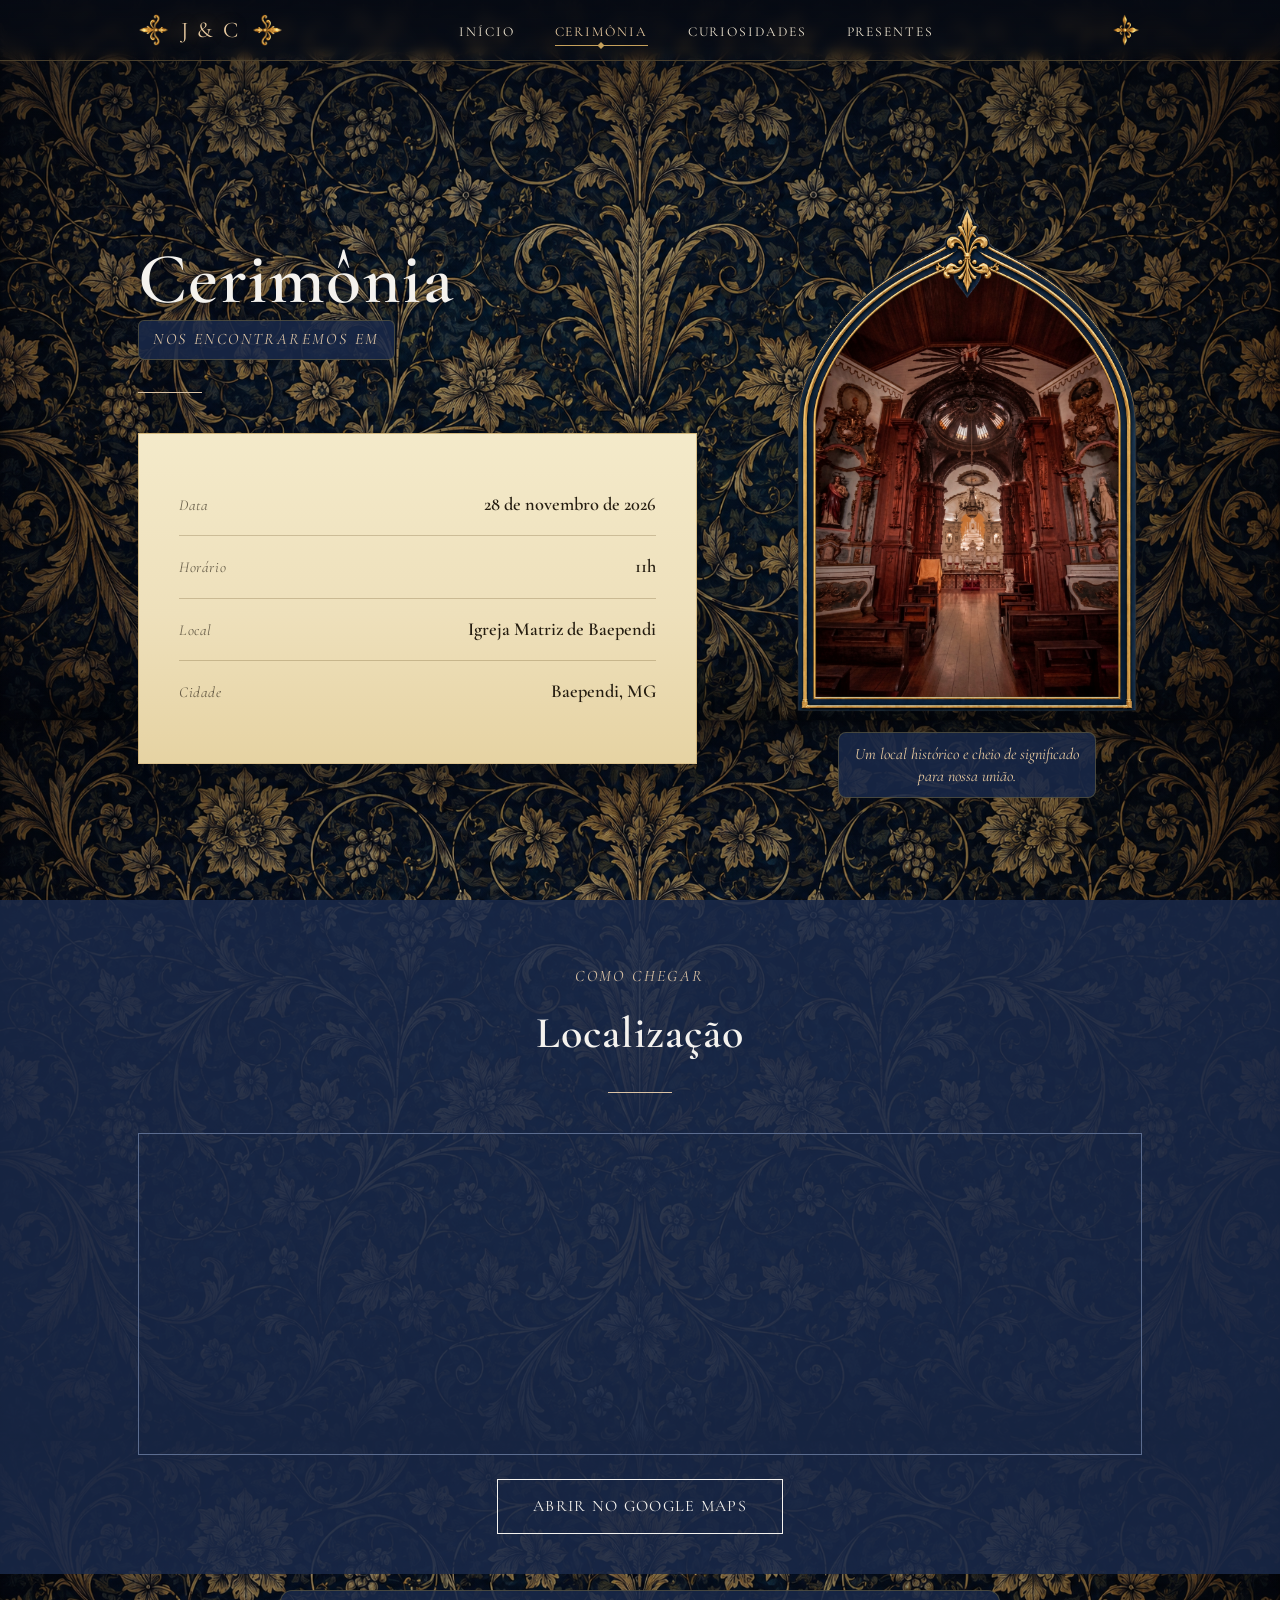
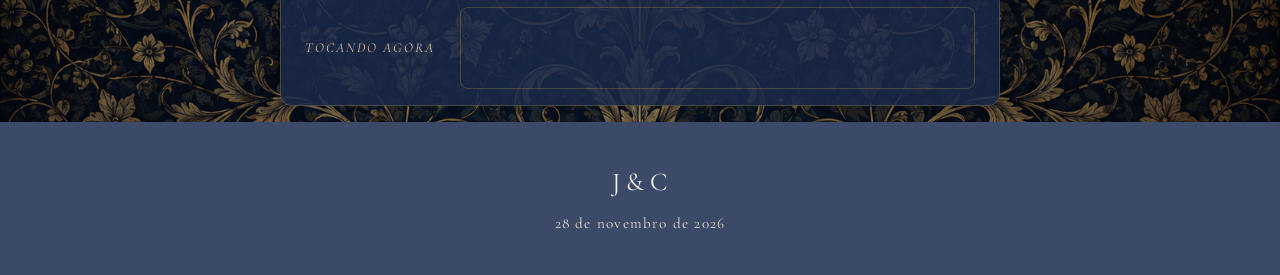
<file: cerimonia.html>
<!doctype html>
<html lang="pt-BR">
<head>
  <meta charset="UTF-8" />
  <meta name="viewport" content="width=device-width, initial-scale=1.0" />
  <title>Cerimônia | Júlia &amp; Cícero</title>
  <meta name="description" content="Informações da cerimônia do casamento de Júlia e Cícero: data, horário, local e como chegar à Igreja Matriz de Baependi." />

  <meta property="og:type" content="website" />
  <meta property="og:title" content="Cerimônia | Júlia & Cícero" />
  <meta property="og:description" content="Data, horário, local e como chegar à cerimônia de Júlia e Cícero." />
  <meta property="og:image" content="assets/images/couple/og-cover.jpg" />

  <link rel="icon" type="image/svg+xml" href="assets/icons/favicon.svg" />
  <link rel="stylesheet" href="assets/css/styles.css" />
  <link rel="preconnect" href="https://fonts.googleapis.com" />
  <link rel="preconnect" href="https://fonts.gstatic.com" crossorigin />
  <link href="https://fonts.googleapis.com/css2?family=Cormorant+Garamond:ital,wght@0,400;0,600;1,500&family=Cinzel:wght@500;600&family=EB+Garamond:ital,wght@0,400;0,600;1,400&family=Tangerine:wght@400;700&display=swap" rel="stylesheet" />
</head>
<body>
  <header class="site-header">
    <div class="container site-header__inner">
      <a href="index.html" class="site-header__brand">
        <img src="assets/images/decorative/arabesco_esquerda.png" alt="" class="site-header__ornament" aria-hidden="true" width="24" height="24" />
        <span class="site-header__monogram">J &amp; C</span>
        <img src="assets/images/decorative/arabesco_direita.png" alt="" class="site-header__ornament" aria-hidden="true" width="24" height="24" />
      </a>
      <button class="nav-toggle" id="navToggle" aria-expanded="false" aria-controls="siteNav">
        <span class="nav-toggle__bar"></span>
        <span class="visually-hidden">Abrir menu</span>
      </button>
      <nav class="site-nav" id="siteNav">
        <ul class="site-nav__list">
          <li><a class="site-nav__link" href="index.html">Início</a></li>
          <li><a class="site-nav__link" href="cerimonia.html" aria-current="page">Cerimônia</a></li>
          <li><a class="site-nav__link" href="curiosidades.html">Curiosidades</a></li>
          <li><a class="site-nav__link" href="presentes.html">Presentes</a></li>
        </ul>
      </nav>
      <img src="assets/images/decorative/arabesco_completo.png" alt="" class="site-header__side-ornament" aria-hidden="true" width="24" height="24" />
    </div>
  </header>

  <main>
    <!-- Cerimonia -->
    <section id="cerimonia" class="ceremony-hero">
      <div class="container ceremony-hero__grid">
        <div class="ceremony-hero__info">
          <h1 class="page-title">Cerimônia</h1>
          <span class="section-eyebrow">Nos encontraremos em</span>
          <hr class="divider" />
          <dl class="ceremony">
            <div class="ceremony__item">
              <dt class="ceremony__label">Data</dt>
              <dd class="ceremony__value">28 de novembro de 2026</dd>
            </div>
            <div class="ceremony__item">
              <dt class="ceremony__label">Horário</dt>
              <dd class="ceremony__value">11h</dd>
            </div>
            <div class="ceremony__item">
              <dt class="ceremony__label">Local</dt>
              <dd class="ceremony__value">Igreja Matriz de Baependi</dd>
            </div>
            <div class="ceremony__item">
              <dt class="ceremony__label">Cidade</dt>
              <dd class="ceremony__value">Baependi, MG</dd>
            </div>
          </dl>
        </div>
        <div class="ceremony-hero__visual">
          <div class="ceremony-hero__church-frame">
            <img src="assets/images/church/igreja.png" alt="Interior da Igreja Matriz de Baependi" loading="eager" width="640" height="820" />
          </div>
          <p class="ceremony-hero__church-caption">Um local histórico e cheio de significado<br />para nossa união.</p>
        </div>
      </div>
    </section>

    <!-- Localizacao -->
    <section class="section--alt location-section" id="localizacao">
      <div class="container">
        <span class="section-eyebrow">Como chegar</span>
        <h2>Localização</h2>
        <hr class="divider" />
        <div class="map__frame">
          <iframe
            title="Localização da Igreja Matriz de Baependi"
            src="https://www.google.com/maps?q=Igreja+Matriz+de+Baependi,+Baependi,+MG&output=embed"
            loading="lazy"
            referrerpolicy="no-referrer-when-downgrade">
          </iframe>
        </div>
        <p class="map__actions">
          <a class="button button--ghost" href="https://www.google.com/maps/search/?api=1&query=Igreja+Matriz+de+Baependi,+Baependi,+MG" target="_blank" rel="noopener noreferrer">Abrir no Google Maps</a>
        </p>
      </div>
    </section>

    <!-- Trilha sonora (mini) -->
    <section class="playlist-mini location-section__playlist" id="playlist-mini">
      <div class="container playlist-mini__inner">
        <span class="playlist-mini__label">Tocando agora</span>
        <div class="playlist-mini__frame">
          <iframe
            title="Playlist de Júlia e Cícero no Spotify"
            src="https://open.spotify.com/embed/playlist/3IgFuA7gMbmbnfP3sxpfJq?utm_source=generator&autoplay=1"
            width="100%"
            height="80"
            frameborder="0"
            allowfullscreen
            allow="autoplay; clipboard-write; encrypted-media; fullscreen; picture-in-picture"
            loading="lazy">
          </iframe>
        </div>
      </div>
    </section>
  </main>

  <footer class="site-footer">
    <nav class="site-footer__nav" aria-label="Outras páginas">
    <ul class="site-footer__list">
      <li><a class="site-footer__link" href="index.html">Início</a></li>
      <li><a class="site-footer__link" href="cerimonia.html" aria-current="page">Cerimônia</a></li>
      <li><a class="site-footer__link" href="curiosidades.html">Curiosidades</a></li>
      <li><a class="site-footer__link" href="presentes.html">Presentes</a></li>
    </ul>
    </nav>
    <p class="site-footer__monogram">J &amp; C</p>
    <p class="site-footer__date">28 de novembro de 2026</p>
  </footer>

  <script src="assets/js/main.js"></script>
</body>
</html>
</file>
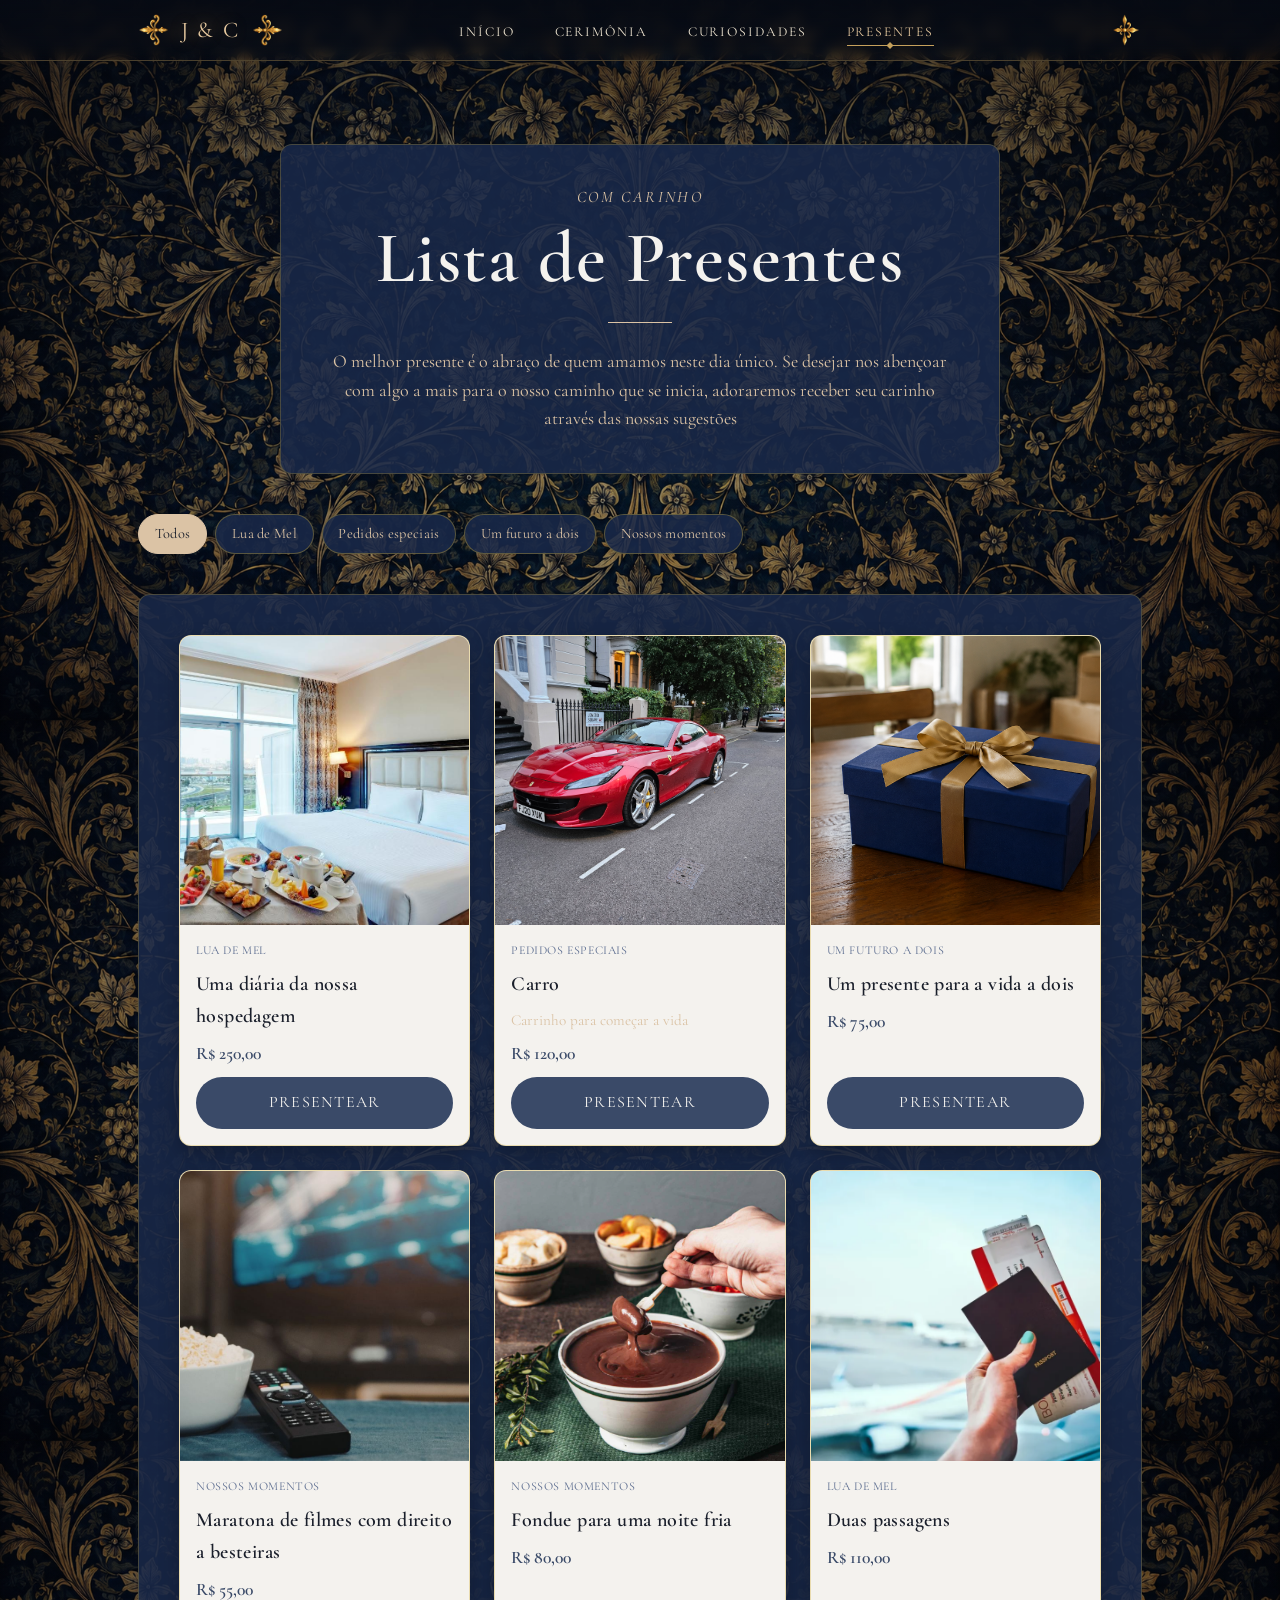
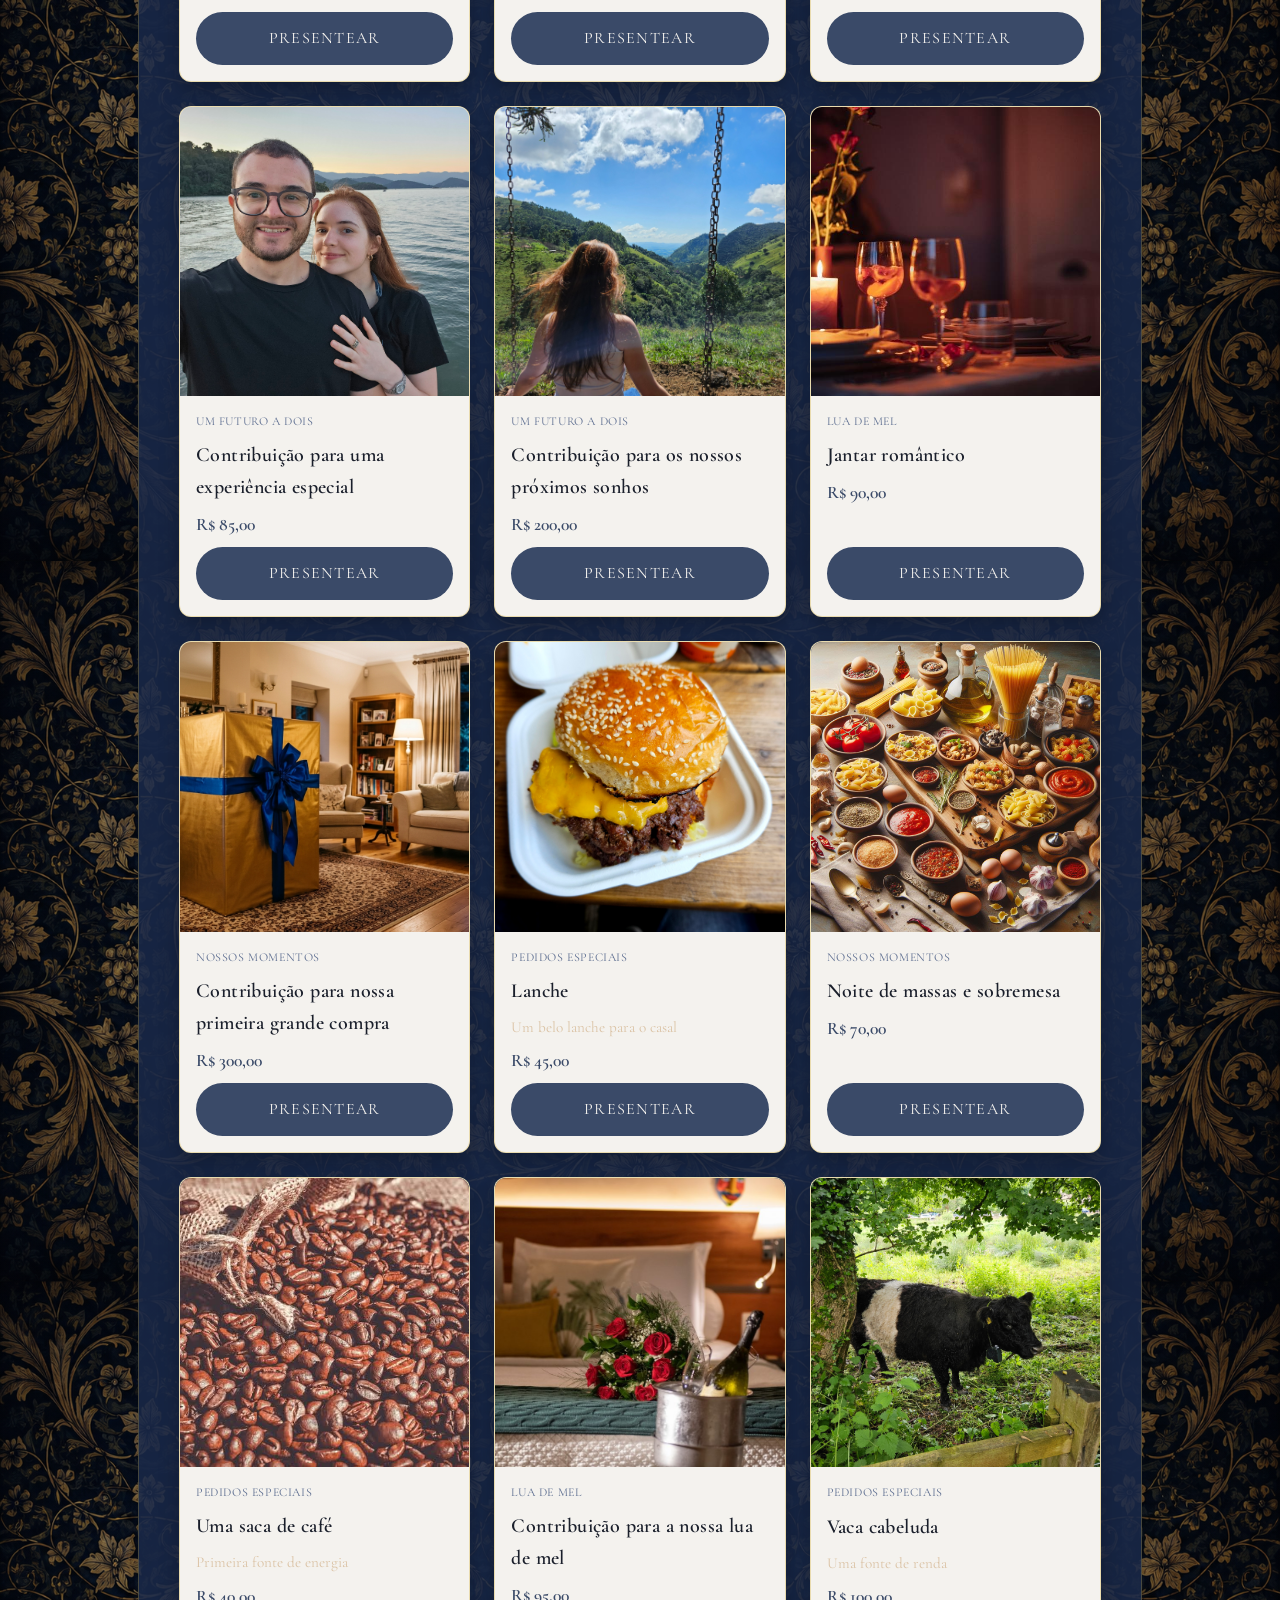
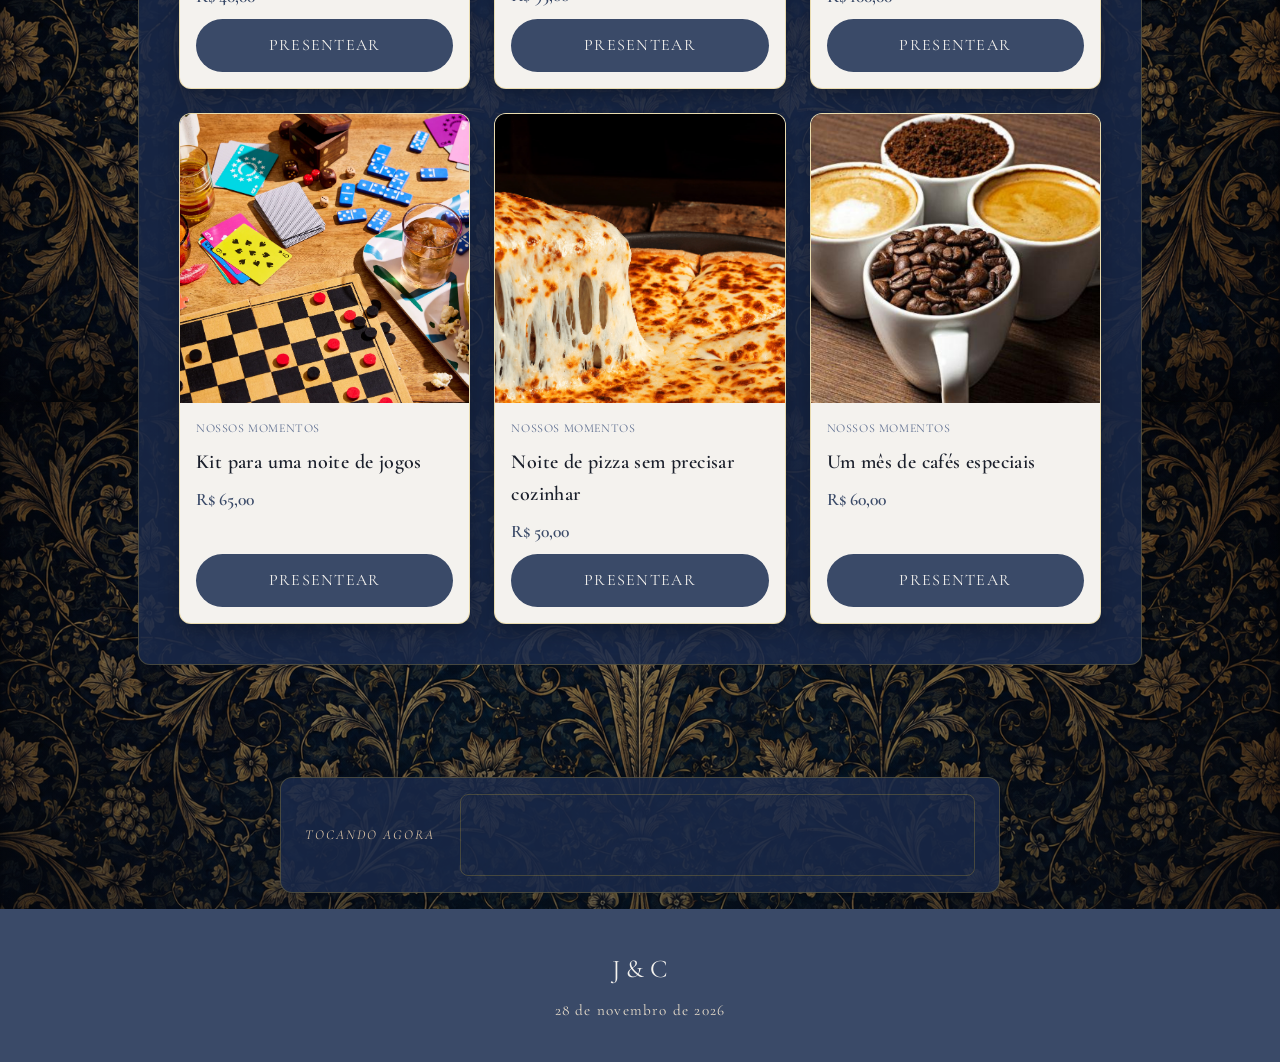
<file: presentes.html>
<!doctype html>
<html lang="pt-BR">
<head>
  <meta charset="UTF-8" />
  <meta name="viewport" content="width=device-width, initial-scale=1.0" />
  <title>Presentes | Júlia &amp; Cícero</title>
  <meta name="description" content="Lista de presentes do casamento de Júlia e Cícero. Escolha um presente e contribua através do QR Code." />

  <meta property="og:type" content="website" />
  <meta property="og:title" content="Presentes | Júlia & Cícero" />
  <meta property="og:description" content="Lista de presentes do casamento de Júlia e Cícero." />
  <meta property="og:image" content="assets/images/couple/og-cover.jpg" />

  <link rel="icon" type="image/svg+xml" href="assets/icons/favicon.svg" />
  <link rel="stylesheet" href="assets/css/styles.css" />
  <link rel="preconnect" href="https://fonts.googleapis.com" />
  <link rel="preconnect" href="https://fonts.gstatic.com" crossorigin />
  <link href="https://fonts.googleapis.com/css2?family=Cormorant+Garamond:ital,wght@0,400;0,600;1,500&family=Cinzel:wght@500;600&family=EB+Garamond:ital,wght@0,400;0,600;1,400&family=Tangerine:wght@400;700&display=swap" rel="stylesheet" />
</head>
<body>
  <header class="site-header">
    <div class="container site-header__inner">
      <a href="index.html" class="site-header__brand">
        <img src="assets/images/decorative/arabesco_esquerda.png" alt="" class="site-header__ornament" aria-hidden="true" width="24" height="24" />
        <span class="site-header__monogram">J &amp; C</span>
        <img src="assets/images/decorative/arabesco_direita.png" alt="" class="site-header__ornament" aria-hidden="true" width="24" height="24" />
      </a>
      <button class="nav-toggle" id="navToggle" aria-expanded="false" aria-controls="siteNav">
        <span class="nav-toggle__bar"></span>
        <span class="visually-hidden">Abrir menu</span>
      </button>
      <nav class="site-nav" id="siteNav">
        <ul class="site-nav__list">
          <li><a class="site-nav__link" href="index.html">Início</a></li>
          <li><a class="site-nav__link" href="cerimonia.html">Cerimônia</a></li>
          <li><a class="site-nav__link" href="curiosidades.html">Curiosidades</a></li>
          <li><a class="site-nav__link" href="presentes.html" aria-current="page">Presentes</a></li>
        </ul>
      </nav>
      <img src="assets/images/decorative/arabesco_completo.png" alt="" class="site-header__side-ornament" aria-hidden="true" width="24" height="24" />
    </div>
  </header>

  <main>
    <section class="page-section--first">
      <div class="container">
        <div class="gifts-intro">
          <span class="section-eyebrow">Com carinho</span>
          <h1 class="page-title">Lista de Presentes</h1>
          <hr class="divider" />
          <p class="section-lede">O melhor presente é o abraço de quem amamos neste dia único. Se desejar nos abençoar com algo a mais para o nosso caminho que se inicia, adoraremos receber seu carinho através das nossas sugestões</p>
        </div>

        <div class="gifts-filters" id="giftsFilters"></div>

        <div class="gifts-grid" id="giftsGrid" data-reveal></div>
      </div>
    </section>

    <!-- Trilha sonora (mini) -->
    <section class="playlist-mini" id="playlist-mini">
      <div class="container playlist-mini__inner">
        <span class="playlist-mini__label">Tocando agora</span>
        <div class="playlist-mini__frame">
          <iframe
            title="Playlist de Júlia e Cícero no Spotify"
            src="https://open.spotify.com/embed/playlist/3IgFuA7gMbmbnfP3sxpfJq?utm_source=generator&autoplay=1"
            width="100%"
            height="80"
            frameborder="0"
            allowfullscreen
            allow="autoplay; clipboard-write; encrypted-media; fullscreen; picture-in-picture"
            loading="lazy">
          </iframe>
        </div>
      </div>
    </section>
  </main>

  <div class="qr-modal" id="qrModal" data-open="false" role="dialog" aria-modal="true" aria-labelledby="qrModalName">
    <div class="qr-modal__backdrop" data-close-modal></div>
    <div class="qr-modal__panel">
      <button class="qr-modal__close" data-close-modal aria-label="Fechar">&times;</button>
      <h3 class="qr-modal__name" id="qrModalName"></h3>
      <p class="qr-modal__price" id="qrModalPrice"></p>
      <img class="qr-modal__image" id="qrModalImage" src="/assets/images/gifts/qr-code.jpeg" alt="" width="220" height="220" />
      <p class="qr-modal__hint">Escaneie o QR Code para contribuir com este presente.</p>
    </div>
  </div>

  <footer class="site-footer">
    <nav class="site-footer__nav" aria-label="Outras páginas">
    <ul class="site-footer__list">
      <li><a class="site-footer__link" href="index.html">Início</a></li>
      <li><a class="site-footer__link" href="cerimonia.html">Cerimônia</a></li>
      <li><a class="site-footer__link" href="curiosidades.html">Curiosidades</a></li>
      <li><a class="site-footer__link" href="presentes.html" aria-current="page">Presentes</a></li>
    </ul>
    </nav>
    <p class="site-footer__monogram">J &amp; C</p>
    <p class="site-footer__date">28 de novembro de 2026</p>
  </footer>

  <script src="assets/js/gifts.js"></script>
  <script src="assets/js/main.js"></script>
</body>
</html>
</file>
<file: assets/css/styles.css>
/* =========================================================
   Site do Casamento — Júlia & Cícero
   Ordem: reset > variaveis > base > tipografia > layout >
   header > hero > secoes > galeria > cerimonia > mapa >
   presentes > footer > utilitarios > media queries
   ========================================================= */

/* ---------- Fontes locais ----------
   "Aphrodite Slim" e uma fonte paga, sem distribuicao gratuita via
   Google Fonts. Assim que o arquivo licenciado for adicionado em
   assets/fonts/, esta declaracao passa a valer automaticamente
   (ver --font-script em :root); ate la, a pilha usa "Tangerine"
   como substituta caligrafica. */
@font-face {
  font-family: "Aphrodite Slim";
  src: url("../fonts/aphrodite-slim.woff2") format("woff2");
  font-weight: 400;
  font-style: normal;
  font-display: swap;
}

/* ---------- Reset ---------- */
*,
*::before,
*::after {
  box-sizing: border-box;
  margin: 0;
  padding: 0;
}

html {
  scroll-behavior: smooth;
}

img,
picture {
  max-width: 100%;
  display: block;
}

a {
  color: inherit;
  text-decoration: none;
}

button {
  font: inherit;
  cursor: pointer;
  border: none;
  background: none;
  color: inherit;
}

ul {
  list-style: none;
}

/* ---------- Variaveis ---------- */
:root {
  /* Paleta oficial */
  --color-navy: #1a1f2b;
  --color-indigo: #3a4a68;
  --color-soft-blue: #5b6c8f;
  --color-beige: #e5ddcf;
  --color-champagne: #dbc3a5;
  --color-neutral: #e8ddcb;
  --color-ivory: #f4f2ee;

  --color-text: var(--color-ivory);
  --color-text-soft: var(--color-champagne);
  --color-background: var(--color-navy);
  --color-surface: var(--color-indigo);
  --color-border: var(--color-soft-blue);

  /* Tipografia */
  --font-heading: "Cormorant Garamond", "Georgia", serif;
  --font-body: "Cormorant Garamond", "Georgia", serif;

  /* Cartao de destaque (historia / playlist) */
  --color-card-navy: #1b2a4a;
  --color-gold: #c6a15c;
  --color-gold-muted: #a98a5a;
  --color-gold-bright: #e8caa0;
  --color-offwhite: #fdfbf7;
  --font-script: "Aphrodite Slim", "Tangerine", cursive;
  --font-serif-clean: "EB Garamond", "Lora", serif;

  /* Sistema navy/dourado (revisao visual) */
  --navy-deep: #080d17;
  --navy-surface: #101a2c;
  --navy-overlay-strong: rgba(7, 11, 20, 0.82);
  --navy-overlay-soft: rgba(7, 11, 20, 0.4);
  --text-warm: #f0e6d2;
  --border-gold: rgba(198, 161, 92, 0.35);

  /* Cartao de informacoes estilo pergaminho (cerimonia) */
  --color-parchment: #eee0bb;
  --color-parchment-deep: #e6d3a3;
  --color-ink: #241c10;

  /* Espacamento */
  --space-xs: 0.5rem;
  --space-sm: 1rem;
  --space-md: 1.5rem;
  --space-lg: 2.5rem;
  --space-xl: 4rem;
  --space-2xl: 6rem;

  /* Layout */
  --content-width: 1100px;
  --content-padding: clamp(1.25rem, 4vw, 3rem);
  --radius-soft: 2px;

  /* Animacao */
  --transition-fast: 200ms ease;
  --transition-base: 400ms ease;
}

/* ---------- Base ---------- */
body {
  background-color: var(--navy-deep);
  background-image:
    linear-gradient(180deg, rgba(6, 10, 18, 0.45) 0%, rgba(10, 16, 28, 0.12) 12%, rgba(10, 16, 28, 0.12) 88%, rgba(6, 10, 18, 0.55) 100%),
    url("../images/decor/arabesco.png");
  background-repeat: no-repeat, repeat-y;
  background-position: center top, center top;
  background-size: 100% 100%, 100% auto;
  background-attachment: scroll;
  color: var(--color-text);
  font-family: var(--font-body);
  font-size: 1.125rem;
  line-height: 1.6;
  -webkit-font-smoothing: antialiased;
}

main {
  overflow-x: hidden;
}

a:focus-visible,
button:focus-visible {
  outline: 2px solid var(--color-indigo);
  outline-offset: 3px;
}

/* ---------- Tipografia ---------- */
h1,
h2,
h3 {
  font-family: var(--font-heading);
  font-weight: 600;
  color: var(--color-ivory);
  letter-spacing: 0.02em;
}

h1 {
  font-size: clamp(2.5rem, 6vw, 4.5rem);
  line-height: 1.1;
}

h2 {
  font-size: clamp(1.8rem, 4vw, 2.75rem);
  text-align: center;
}

h3 {
  font-size: clamp(1.3rem, 2.5vw, 1.6rem);
}

.section-eyebrow {
  display: block;
  text-align: center;
  font-family: var(--font-heading);
  font-style: italic;
  color: var(--color-champagne);
  font-size: 1rem;
  letter-spacing: 0.15em;
  text-transform: uppercase;
  margin-bottom: var(--space-xs);
}

.section-lede {
  max-width: 640px;
  margin: var(--space-sm) auto 0;
  text-align: center;
  color: var(--color-text-soft);
}

.divider {
  width: 64px;
  height: 1px;
  background-color: var(--color-champagne);
  margin: var(--space-md) auto;
  border: none;
}

.countdown {
  padding-block: var(--space-lg);
}

.countdown__inner {
  text-align: center;
}

.countdown__lede {
  font-family: var(--font-heading);
  font-style: italic;
  color: var(--color-champagne);
  font-size: clamp(1rem, 2vw, 1.2rem);
  letter-spacing: 0.15em;
  text-transform: uppercase;
  margin: 0 0 var(--space-xs);
}

.countdown__clock {
  display: flex;
  align-items: baseline;
  justify-content: center;
  gap: var(--space-xs);
  flex-wrap: wrap;
}

.countdown__unit {
  display: flex;
  flex-direction: column;
  align-items: center;
  min-width: 3.5rem;
}

.countdown__value {
  font-family: var(--font-heading);
  font-weight: 600;
  font-variant-numeric: tabular-nums;
  font-size: clamp(1.6rem, 4vw, 2.4rem);
  color: var(--color-ivory);
  line-height: 1;
}

.countdown__label {
  margin-top: 0.25rem;
  font-size: 0.75rem;
  letter-spacing: 0.12em;
  text-transform: uppercase;
  color: var(--color-text-soft);
}

.countdown__sep {
  font-family: var(--font-heading);
  color: var(--color-champagne);
  font-size: clamp(1.4rem, 3vw, 2rem);
  align-self: flex-start;
  margin-top: 0.1em;
}

.countdown__text {
  text-align: center;
  font-family: var(--font-heading);
  font-style: italic;
  color: var(--color-champagne);
  font-size: clamp(1.1rem, 2.2vw, 1.4rem);
  letter-spacing: 0.02em;
  margin: 0;
}

/* ---------- Layout ---------- */
.container {
  max-width: var(--content-width);
  margin-inline: auto;
  padding-inline: var(--content-padding);
}

section {
  padding-block: var(--space-2xl);
}

.section--alt {
  background-color: rgb(27 42 74 / 85%);
}

.page-section--first {
  padding-top: calc(var(--space-2xl) + 3rem);
}

.page-title {
  text-align: center;
}

/* ---------- Header ---------- */
.site-header {
  position: fixed;
  inset-block-start: 0;
  inset-inline: 0;
  z-index: 100;
  background: linear-gradient(to bottom, rgba(7, 11, 20, 0.86) 0%, rgba(7, 11, 20, 0.6) 75%, rgba(7, 11, 20, 0) 100%);
  backdrop-filter: blur(6px) saturate(120%);
  -webkit-backdrop-filter: blur(6px) saturate(120%);
  border-bottom: 1px solid var(--border-gold);
}

.site-header__inner {
  display: grid;
  grid-template-columns: auto 1fr auto;
  align-items: center;
  gap: var(--space-md);
  padding-block: 0.7rem;
  min-height: 60px;
}

.site-header__brand {
  display: inline-flex;
  align-items: center;
  gap: 0.6em;
  justify-self: start;
  flex-shrink: 0;
}

.site-header__ornament {
  width: 2rem;
  height: 2rem;
  object-fit: contain;
}

.site-header__side-ornament {
  justify-self: end;
  width: 2rem;
  height: 2rem;
  object-fit: contain;
}

.site-header__monogram {
  font-family: var(--font-heading);
  font-size: 1.4rem;
  color: var(--color-gold-bright);
  letter-spacing: 0.1em;
  white-space: nowrap;
  text-shadow: 0 0 14px rgba(198, 161, 92, 0.35);
}

.site-nav {
  justify-self: center;
}

.site-nav__list {
  display: flex;
  gap: var(--space-lg);
}

.site-nav__link {
  position: relative;
  font-family: var(--font-heading);
  font-size: 0.85rem;
  letter-spacing: 0.14em;
  text-transform: uppercase;
  color: var(--text-warm);
  padding-bottom: 0.5em;
  transition: color var(--transition-fast);
}

.site-nav__link::after {
  content: "";
  position: absolute;
  left: 0;
  right: 0;
  bottom: 0;
  height: 1px;
  background-color: var(--color-gold);
  transform: scaleX(0);
  transition: transform var(--transition-base);
}

.site-nav__link::before {
  content: "";
  position: absolute;
  left: 50%;
  bottom: -2px;
  width: 5px;
  height: 5px;
  background-color: var(--color-gold);
  transform: translateX(-50%) rotate(45deg) scale(0);
  transition: transform var(--transition-base);
}

.site-nav__link:hover,
.site-nav__link[aria-current="page"] {
  color: var(--color-gold-bright);
}

.site-nav__link:hover::after,
.site-nav__link[aria-current="page"]::after {
  transform: scaleX(1);
}

.site-nav__link[aria-current="page"]::before {
  transform: translateX(-50%) rotate(45deg) scale(1);
}

.nav-toggle {
  display: none;
  width: 32px;
  height: 24px;
  position: relative;
}

.nav-toggle__bar,
.nav-toggle__bar::before,
.nav-toggle__bar::after {
  content: "";
  position: absolute;
  inset-inline: 0;
  height: 1px;
  background-color: var(--color-ivory);
  transition: transform var(--transition-fast);
}

.nav-toggle__bar {
  top: 50%;
}

.nav-toggle__bar::before {
  top: -9px;
}

.nav-toggle__bar::after {
  top: 9px;
}

/* ---------- Hero (arco gotico) ---------- */
.hero-arch {
  position: relative;
  display: flex;
  flex-direction: column;
  min-height: 100svh;
  overflow: hidden;
  color: var(--color-ivory);
}

.hero-arch__container {
  flex: 1;
  display: flex;
  align-items: center;
  justify-content: center;
  padding-top: clamp(8px, 1.6vh, 22px);
  text-align: center;
}

.hero-arch__frame {
  position: relative;
  width: clamp(340px, 40vw, 660px);
  height: clamp(460px, 76svh, 780px);
  margin-inline: auto;
}

.hero-arch__finial {
  position: absolute;
  top: -1.4rem;
  left: 50%;
  transform: translateX(-50%);
  color: var(--color-gold);
  font-size: 1.8rem;
  z-index: 2;
  text-shadow: 0 0 12px rgba(212, 175, 55, 0.6);
}

.hero-arch__photo {
  position: relative;
  width: 100%;
  height: 100%;
  overflow: hidden;
  border-radius: 50% 50% 4px 4px / 28% 28% 2px 2px;
  box-shadow: 0 30px 60px rgba(0, 0, 0, 0.55);
}

.hero-arch__photo img {
  width: 100%;
  height: 100%;
  object-fit: contain;
  object-position: center top;
  filter: contrast(1.05) saturate(1.05);
}

.hero-arch__overlay {
  position: absolute;
  inset-inline: 0;
  bottom: 6%;
  display: flex;
  flex-direction: column;
  align-items: center;
  padding-inline: 1rem;
}

.hero-arch__names {
  display: flex;
  flex-direction: column;
  align-items: center;
  line-height: 0.85;
}

.hero-arch__title-line,
.hero-arch__amp {
  font-family: var(--font-script);
  background: linear-gradient(180deg, #f9e8ab 0%, #d4af37 45%, #9c7a2e 100%);
  -webkit-background-clip: text;
  background-clip: text;
  color: transparent;
  filter: drop-shadow(0 2px 12px rgba(0, 0, 0, 0.6)) drop-shadow(0 0 22px rgba(232, 202, 160, 0.4));
}

.hero-arch__title-line {
  font-size: clamp(3.2rem, 9vw, 5.6rem);
}

.hero-arch__title-line--groom {
  font-size: clamp(3.9rem, 11vw, 7rem);
  margin-top: -0.1em;
}

.hero-arch__amp {
  font-size: clamp(2rem, 5vw, 3.1rem);
  margin-block: 0.03em;
}

.hero-arch__meta {
  margin-top: 1em;
  display: flex;
  flex-direction: column;
  align-items: center;
}

.hero-arch__meta-divider {
  width: 46px;
  height: 1px;
  background-color: var(--color-gold);
  margin-bottom: 0.8em;
}

.hero-arch__date {
  font-family: var(--font-heading);
  font-size: clamp(0.75rem, 1.3vw, 0.95rem);
  letter-spacing: 0.2em;
  text-transform: uppercase;
  color: var(--text-warm);
}

.hero-arch__place {
  margin-top: 0.4em;
  font-family: var(--font-heading);
  font-size: clamp(0.62rem, 1vw, 0.75rem);
  letter-spacing: 0.16em;
  text-transform: uppercase;
  color: var(--color-text-soft);
}

/* Rodape do hero: citacao / role para explorar / cronometro */
.hero-arch__footer {
  flex-shrink: 0;
  position: relative;
  border-top: 1px solid rgba(198, 161, 92, 0.4);
  background: linear-gradient(180deg, rgba(7, 11, 20, 0.35) 0%, rgba(7, 11, 20, 0.6) 100%);
  padding-block: 1rem;
}

.hero-arch__footer-inner {
  display: grid;
  grid-template-columns: 1fr auto 1fr;
  align-items: center;
  gap: var(--space-lg);
}

.hero-arch__quote {
  position: relative;
  font-family: var(--font-serif-clean);
  font-style: italic;
  color: var(--color-gold-bright);
  padding-top: 0.85em;
}

.hero-arch__quote::before {
  content: "";
  position: absolute;
  top: 0;
  left: 0;
  width: 40px;
  height: 1px;
  background-color: var(--color-gold);
}

.hero-arch__quote p {
  font-size: 0.95rem;
  line-height: 1.35;
}

.hero-arch__quote cite {
  display: block;
  margin-top: 0.4em;
  font-size: 0.8rem;
  font-style: normal;
  letter-spacing: 0.1em;
  text-transform: uppercase;
  color: var(--color-text-soft);
}

.hero-arch__scroll {
  display: flex;
  flex-direction: column;
  align-items: center;
  gap: 0.4em;
  justify-self: center;
  text-align: center;
}

.hero-arch__scroll-icon {
  width: 3.4rem;
  height: 3.4rem;
  margin-top: -3.1rem;
  padding: 0.4rem;
  border-radius: 50%;
  background-color: var(--navy-surface);
  border: 1px solid var(--color-gold);
  box-shadow: 0 4px 14px rgba(0, 0, 0, 0.45);
  object-fit: contain;
  transition: transform var(--transition-fast), box-shadow var(--transition-fast);
}

.hero-arch__scroll:hover .hero-arch__scroll-icon {
  transform: scale(1.08);
  box-shadow: 0 4px 18px rgba(198, 161, 92, 0.35);
}

.hero-arch__scroll-text {
  font-family: var(--font-heading);
  font-size: 0.85rem;
  letter-spacing: 0.16em;
  text-transform: uppercase;
  color: var(--color-text-soft);
}

.hero-arch__countdown {
  position: relative;
  justify-self: end;
  text-align: right;
  padding-top: 0.85em;
}

.hero-arch__countdown::before {
  content: "";
  position: absolute;
  top: 0;
  right: 0;
  width: 40px;
  height: 1px;
  background-color: var(--color-gold);
}

.hero-arch__countdown-lede {
  font-family: var(--font-heading);
  font-style: italic;
  font-size: 0.9rem;
  letter-spacing: 0.2em;
  text-transform: uppercase;
  color: var(--color-text-soft);
  margin-bottom: 0.35em;
}

.hero-arch__countdown-clock {
  display: flex;
  align-items: baseline;
  justify-content: flex-end;
  gap: 0.4em;
}

.hero-arch__countdown-unit {
  display: flex;
  flex-direction: column;
  align-items: center;
  min-width: 2.2rem;
}

.hero-arch__countdown-value {
  font-family: var(--font-heading);
  font-weight: 600;
  font-variant-numeric: tabular-nums;
  font-size: clamp(1.6rem, 3.6vw, 2.1rem);
  color: var(--color-gold-bright);
  line-height: 1;
}

.hero-arch__countdown-label {
  margin-top: 0.2rem;
  font-size: 0.72rem;
  letter-spacing: 0.1em;
  text-transform: uppercase;
  color: var(--color-text-soft);
}

.hero-arch__countdown-sep {
  color: var(--color-gold);
  font-size: 1.2rem;
  align-self: center;
}

.hero-arch__countdown-text {
  font-family: var(--font-heading);
  font-style: italic;
  color: var(--color-champagne);
  font-size: 0.95rem;
}

/* ---------- Apresentacao ---------- */
.intro__text {
  max-width: 680px;
  margin-inline: auto;
  text-align: center;
  font-size: 1.25rem;
  color: var(--color-text-soft);
}

.gifts-intro {
  max-width: 720px;
  margin: 0 auto;
  padding: var(--space-lg) var(--content-padding);
  background-color: rgb(27 42 74 / 85%);
  border: 1px solid rgb(212 175 55 / 25%);
  border-radius: 12px;
}

/* ---------- Cartao de destaque (historia / playlist) ---------- */
.story-card {
  max-width: 720px;
  margin: var(--space-lg) auto 0;
  padding: var(--space-lg) var(--content-padding);
  background-color: rgb(27 42 74 / 85%);
  border: 1px solid rgb(212 175 55 / 25%);
  border-radius: 12px;
}

.story-card__title {
  font-family: var(--font-script);
  color: var(--color-gold);
  font-weight: 400;
  font-size: clamp(2.4rem, 5vw, 3.4rem);
  text-align: center;
  letter-spacing: 0.01em;
}

.story-card__text {
  font-family: var(--font-serif-clean);
  color: var(--color-offwhite);
  text-align: center;
  max-width: 640px;
  margin: var(--space-sm) auto 0;
}

.story-card .divider {
  background-color: var(--color-gold);
}

.story-card .section-eyebrow {
  color: var(--color-gold);
}

.story-card__cta {
  display: inline-block;
  margin-top: var(--space-md);
  padding: 0.85em 2.2em;
  border: 1px solid var(--color-gold);
  color: var(--color-gold);
  font-family: var(--font-heading);
  font-style: italic;
  font-size: 1.15rem;
  letter-spacing: 0.03em;
  transition: background-color var(--transition-fast), color var(--transition-fast);
}

.story-card__cta:hover {
  background-color: var(--color-gold);
  color: var(--color-card-navy);
}

/* ---------- Galeria (carrossel) ---------- */
.carousel {
  --carousel-visible: 3;
  display: flex;
  align-items: center;
  gap: var(--space-sm);
  margin-top: var(--space-lg);
}

.carousel__viewport {
  flex: 1;
  overflow: hidden;
}

.carousel__track {
  display: flex;
  gap: var(--space-sm);
  transition: transform var(--transition-base);
}

.carousel__slide {
  flex: 0 0 calc((100% - (var(--carousel-visible) - 1) * var(--space-sm)) / var(--carousel-visible));
  aspect-ratio: 3 / 4;
  overflow: hidden;
}

.carousel__slide img {
  width: 100%;
  height: 100%;
  object-fit: cover;
  transition: transform var(--transition-base);
}

.carousel__slide:hover img {
  transform: scale(1.04);
}

.carousel__arrow {
  flex: 0 0 auto;
  display: flex;
  align-items: center;
  justify-content: center;
  width: 44px;
  height: 44px;
  border-radius: 50%;
  background-color: var(--color-surface);
  color: var(--color-ivory);
  transition: background-color var(--transition-fast), opacity var(--transition-fast);
}

.carousel__arrow:hover {
  background-color: var(--color-champagne);
  color: var(--color-navy);
}

.carousel__arrow:disabled {
  opacity: 0.35;
  cursor: default;
  background-color: var(--color-surface);
  color: var(--color-ivory);
}

.carousel__dots {
  display: flex;
  justify-content: center;
  gap: var(--space-xs);
  margin-top: var(--space-md);
}

.carousel__dot {
  width: 9px;
  height: 9px;
  border-radius: 50%;
  background-color: var(--color-border);
  transition: background-color var(--transition-fast), transform var(--transition-fast);
}

.carousel__dot:hover {
  background-color: var(--color-champagne);
}

.carousel__dot[aria-selected="true"] {
  background-color: var(--color-champagne);
  transform: scale(1.2);
}

/* ---------- Cerimonia ---------- */
.ceremony-hero {
  position: relative;
  display: flex;
  align-items: center;
  min-height: 100svh;
  padding-block: calc(var(--space-2xl) + 3rem) var(--space-lg);
}

.ceremony-hero__grid {
  display: grid;
  grid-template-columns: minmax(0, 1.6fr) minmax(0, 1fr);
  align-items: center;
  gap: var(--space-2xl);
  width: 100%;
}

.ceremony-hero__info .section-eyebrow,
.ceremony-hero__info .page-title {
  text-align: left;
}

.ceremony-hero__info .section-eyebrow {
  display: inline-block;
  padding: 0.4em 0.9em;
  background-color: rgb(27 42 74 / 85%);
  border: 1px solid rgb(212 175 55 / 25%);
  border-radius: 6px;
}

.ceremony-hero__info .divider {
  margin-inline: 0;
}

.ceremony-hero__visual {
  display: flex;
  flex-direction: column;
  align-items: center;
  text-align: center;
  gap: var(--space-sm);
}

.ceremony-hero__church-frame {
  width: 100%;
  max-width: 340px;
  margin-inline: auto;
}

.ceremony-hero__church-frame img {
  width: 100%;
  height: auto;
  display: block;
}

.ceremony-hero__church-caption {
  font-family: var(--font-heading);
  font-style: italic;
  color: var(--color-gold-bright);
  font-size: 1rem;
  line-height: 1.4;
  max-width: 280px;
  padding: 0.6em 1em;
  background-color: rgb(27 42 74 / 85%);
  border: 1px solid rgb(212 175 55 / 25%);
  border-radius: 8px;
}

.ceremony {
  display: grid;
  max-width: 560px;
  margin: var(--space-lg) 0 0;
  padding: var(--space-lg);
  background: linear-gradient(180deg, #f4eaca 0%, var(--color-parchment) 55%, var(--color-parchment-deep) 100%);
  border: 1px solid rgba(198, 161, 92, 0.55);
  box-shadow: 0 18px 40px rgba(6, 10, 18, 0.4);
}

.ceremony__item {
  display: grid;
  grid-template-columns: 1fr auto;
  align-items: baseline;
  gap: var(--space-md);
  padding-block: var(--space-sm);
  border-bottom: 1px solid rgba(94, 68, 27, 0.25);
}

.ceremony__item:last-child {
  border-bottom: none;
}

.ceremony__label {
  font-family: var(--font-heading);
  font-style: italic;
  font-size: 0.95rem;
  letter-spacing: 0.04em;
  color: rgba(36, 28, 16, 0.65);
}

.ceremony__value {
  font-family: var(--font-heading);
  font-weight: 600;
  font-size: 1.15rem;
  color: var(--color-ink);
  text-align: right;
}

/* ---------- Mapa ---------- */
.location-section {
  padding-block: var(--space-xl) var(--space-lg);
}

.map__frame {
  margin-top: var(--space-lg);
  border: 1px solid var(--color-border);
}

.map__frame iframe {
  width: 100%;
  height: 320px;
  border: 0;
  display: block;
}

.map__actions {
  text-align: center;
  margin-top: var(--space-md);
}

.button {
  display: inline-block;
  padding: 0.85em 2.2em;
  background-color: var(--color-indigo);
  color: var(--color-ivory);
  font-size: 1rem;
  letter-spacing: 0.08em;
  text-transform: uppercase;
  transition: background-color var(--transition-fast);
}

.button:hover {
  background-color: var(--color-soft-blue);
}

.button--ghost {
  background-color: transparent;
  color: var(--color-ivory);
  border: 1px solid var(--color-ivory);
}

.button--ghost:hover {
  background-color: var(--color-ivory);
  color: var(--color-navy);
}

/* ---------- Trilha sonora ---------- */
.playlist__frame {
  margin-top: var(--space-lg);
  border: 1px solid rgb(212 175 55 / 35%);
  border-radius: 12px;
  overflow: hidden;
  line-height: 0;
}

.playlist__actions {
  text-align: center;
  margin-top: var(--space-md);
}

.playlist-mini {
  padding-block: var(--space-sm);
}

.playlist-mini__inner {
  display: flex;
  align-items: center;
  gap: var(--space-md);
  max-width: 720px;
  padding: var(--space-sm) var(--space-md);
  background-color: rgb(27 42 74 / 85%);
  border: 1px solid rgb(212 175 55 / 25%);
  border-radius: 12px;
}

.playlist-mini__label {
  flex: 0 0 auto;
  font-family: var(--font-heading);
  font-style: italic;
  color: var(--color-champagne);
  font-size: 0.85rem;
  letter-spacing: 0.15em;
  text-transform: uppercase;
  white-space: nowrap;
}

.playlist-mini__frame {
  flex: 1 1 auto;
  border: 1px solid rgb(212 175 55 / 25%);
  border-radius: 8px;
  overflow: hidden;
  line-height: 0;
}

/* ---------- Quiz ---------- */
.quiz {
  max-width: 640px;
  margin: var(--space-lg) auto 0;
}

.quiz__progress {
  display: flex;
  justify-content: center;
  gap: var(--space-xs);
  margin-bottom: var(--space-lg);
}

.quiz__progress .quiz__dot {
  width: 8px;
  height: 8px;
  border-radius: 50%;
  background-color: var(--color-border);
  transition: background-color var(--transition-fast);
}

.quiz__progress .quiz__dot[data-state="active"] {
  background-color: var(--color-champagne);
}

.quiz__progress .quiz__dot[data-state="done"] {
  background-color: var(--color-soft-blue);
}

.quiz__question {
  transition: opacity var(--transition-base), transform var(--transition-base);
}

.quiz__question[data-state="entering"] {
  opacity: 0;
  transform: translateY(12px);
}

.quiz__question-text {
  text-align: center;
  margin-bottom: var(--space-md);
}

.quiz__options {
  display: grid;
  gap: var(--space-sm);
}

.quiz__option {
  display: block;
  width: 100%;
  padding: var(--space-sm) var(--space-md);
  background-color: var(--color-surface);
  border: 1px solid var(--color-border);
  color: var(--color-ivory);
  font-family: var(--font-body);
  font-size: 1.05rem;
  text-align: center;
  transition: background-color var(--transition-fast), border-color var(--transition-fast), transform var(--transition-fast);
}

.quiz__option:hover {
  background-color: var(--color-soft-blue);
  border-color: var(--color-champagne);
}

.quiz__option:active {
  transform: scale(0.98);
}

.quiz__result {
  text-align: center;
  transition: opacity var(--transition-base), transform var(--transition-base);
}

.quiz__result[data-state="entering"] {
  opacity: 0;
  transform: translateY(12px);
}

.quiz__result-eyebrow {
  font-family: var(--font-heading);
  font-style: italic;
  color: var(--color-champagne);
  letter-spacing: 0.15em;
  text-transform: uppercase;
  font-size: 0.9rem;
  margin-bottom: var(--space-xs);
}

.quiz__result-title {
  margin-bottom: var(--space-sm);
}

.quiz__result-text {
  color: var(--color-text-soft);
  max-width: 480px;
  margin: 0 auto var(--space-lg);
}

/* ---------- Album colaborativo ---------- */
#album .section-eyebrow {
  display: inline-block;
  padding: 0.4em 0.9em;
  background-color: rgb(27 42 74 / 85%);
  border: 1px solid rgb(212 175 55 / 25%);
  border-radius: 6px;
}

.album__content {
  display: flex;
  flex-direction: column;
  align-items: center;
  gap: var(--space-md);
  margin-top: var(--space-lg);
}

.album__actions {
  text-align: center;
  margin: 0;
}

.album__qr {
  text-align: center;
}

.album__qr img {
  border-radius: 8px;
  border: 1px solid rgb(212 175 55 / 25%);
}

.album__note {
  text-align: center;
  margin-top: var(--space-xs);
  font-size: 0.85rem;
  color: var(--color-text-soft);
  font-style: italic;
}

/* ---------- Presentes ---------- */
.gifts-filters {
  display: flex;
  flex-wrap: wrap;
  gap: var(--space-xs);
  margin-top: var(--space-lg);
}

.gifts-filter__button {
  padding: 0.5em 1.1em;
  background-color: rgb(27 42 74 / 85%);
  border: 1px solid rgb(212 175 55 / 35%);
  border-radius: 999px;
  color: var(--color-text-soft);
  font-family: var(--font-body);
  font-size: 0.9rem;
  letter-spacing: 0.02em;
  cursor: pointer;
  transition: background-color var(--transition-fast), color var(--transition-fast), border-color var(--transition-fast);
}

.gifts-filter__button:hover {
  border-color: var(--color-champagne);
  color: var(--color-champagne);
}

.gifts-filter__button[aria-pressed="true"] {
  background-color: var(--color-champagne);
  border-color: var(--color-champagne);
  color: var(--color-navy);
}

.gifts-grid {
  display: grid;
  grid-template-columns: repeat(auto-fill, minmax(240px, 1fr));
  align-items: stretch;
  gap: var(--space-md);
  margin-top: var(--space-lg);
  padding: var(--space-lg);
  background-color: rgb(27 42 74 / 85%);
  border: 1px solid rgb(212 175 55 / 25%);
  border-radius: 12px;
}

.gift-card {
  background-color: var(--color-ivory);
  border: 1px solid rgb(212 175 55 / 35%);
  border-radius: 12px;
  display: flex;
  flex-direction: column;
  overflow: hidden;
  box-shadow: 0 8px 20px rgba(0, 0, 0, 0.25);
}

.gift-card__image {
  aspect-ratio: 1 / 1;
  overflow: hidden;
  background-color: var(--color-surface);
}

.gift-card__image img {
  width: 100%;
  height: 100%;
  object-fit: cover;
}

.gift-card__body {
  padding: var(--space-sm);
  display: flex;
  flex-direction: column;
  gap: var(--space-xs);
  flex-grow: 1;
}

.gift-card__category {
  font-size: 0.75rem;
  letter-spacing: 0.05em;
  text-transform: uppercase;
  color: var(--color-soft-blue);
}

.gift-card__name {
  font-family: var(--font-heading);
  font-size: 1.25rem;
  color: var(--color-navy);
}

.gift-card__description {
  font-size: 0.95rem;
  color: var(--color-text-soft);
}

.gift-card__price {
  font-size: 1.1rem;
  font-weight: 600;
  color: var(--color-indigo);
}

.gift-card__button {
  margin-top: auto;
  width: 100%;
  text-align: center;
  border-radius: 999px;
}

/* ---------- Modal QR Code ---------- */
.qr-modal {
  position: fixed;
  inset: 0;
  z-index: 200;
  display: none;
  align-items: center;
  justify-content: center;
  padding: var(--space-sm);
}

.qr-modal[data-open="true"] {
  display: flex;
}

.qr-modal__backdrop {
  position: absolute;
  inset: 0;
  background-color: rgba(26, 31, 43, 0.75);
}

.qr-modal__panel {
  position: relative;
  background-color: var(--color-ivory);
  padding: var(--space-lg);
  max-width: 360px;
  width: 100%;
  text-align: center;
}

.qr-modal__close {
  position: absolute;
  top: var(--space-xs);
  right: var(--space-sm);
  font-size: 1.5rem;
  color: var(--color-text-soft);
}

.qr-modal__name {
  margin-bottom: var(--space-xs);
}

.qr-modal__price {
  font-size: 1.4rem;
  color: var(--color-indigo);
  font-weight: 600;
  margin-bottom: var(--space-sm);
}

.qr-modal__image {
  width: 220px;
  height: 220px;
  margin-inline: auto;
  object-fit: contain;
  background-color: var(--color-surface);
}

.qr-modal__hint {
  margin-top: var(--space-sm);
  font-size: 0.9rem;
  color: var(--color-text-soft);
}

/* ---------- Footer ---------- */
.site-footer {
  background-color: var(--color-indigo);
  color: var(--color-neutral);
  text-align: center;
  padding-block: var(--space-lg);
}


.site-footer__monogram {
  font-family: var(--font-heading);
  font-size: 1.6rem;
  color: var(--color-ivory);
}

.site-footer__date {
  margin-top: var(--space-xs);
  font-size: 0.95rem;
  letter-spacing: 0.08em;
}

.site-footer__nav {
  display: none;
}

.site-footer__list {
  display: flex;
  flex-wrap: wrap;
  justify-content: center;
  gap: var(--space-xs) var(--space-md);
  margin-bottom: var(--space-md);
}

.site-footer__link {
  display: inline-block;
  padding: 0.6rem 0.25rem;
  font-size: 0.95rem;
  letter-spacing: 0.08em;
  color: var(--color-neutral);
}

.site-footer__link:hover,
.site-footer__link[aria-current="page"] {
  color: var(--color-gold-bright);
}

@media (max-width: 768px) {
  .site-footer__nav {
    display: block;
  }
}

/* ---------- Utilitarios ---------- */
.visually-hidden {
  position: absolute;
  width: 1px;
  height: 1px;
  overflow: hidden;
  clip: rect(0 0 0 0);
  white-space: nowrap;
}

[data-reveal] {
  opacity: 0;
  transform: translateY(16px);
  transition: opacity var(--transition-base), transform var(--transition-base);
}

[data-reveal].is-visible {
  opacity: 1;
  transform: translateY(0);
}

@media (prefers-reduced-motion: reduce) {
  html {
    scroll-behavior: auto;
  }

  [data-reveal] {
    opacity: 1;
    transform: none;
    transition: none;
  }

  .carousel__slide:hover img {
    transform: none;
  }

  .carousel__track {
    transition: none;
  }

  .quiz__question,
  .quiz__result {
    transition: none;
  }
}

/* ---------- Media queries ---------- */
@media (max-width: 1024px) {
  .ceremony-hero__grid {
    gap: var(--space-xl);
  }

  .ceremony-hero__church-frame {
    max-width: 260px;
  }

  .ceremony {
    max-width: 100%;
  }
}

@media (max-width: 768px) {
  .site-header__inner {
    grid-template-columns: 1fr auto;
  }

  .site-header__side-ornament {
    display: none;
  }

  .site-nav {
    position: fixed;
    inset-block-start: 60px;
    inset-inline: 0;
    background-color: var(--color-navy);
    border-bottom: 1px solid var(--color-border);
    transform: translateY(calc(-100% - 60px));
    transition: transform var(--transition-base);
    justify-self: stretch;
  }

  .site-nav[data-open="true"] {
    transform: translateY(0);
  }

  .site-nav__list {
    flex-direction: column;
    align-items: center;
    gap: var(--space-md);
    padding-block: var(--space-lg);
  }

  .nav-toggle {
    display: block;
  }

  .carousel {
    --carousel-visible: 2;
  }

  .ceremony-hero {
    min-height: auto;
    padding-block: calc(var(--space-2xl) + 2rem) var(--space-xl);
  }

  .ceremony-hero__grid {
    grid-template-columns: 1fr;
    gap: var(--space-xl);
  }

  .ceremony-hero__info .section-eyebrow,
  .ceremony-hero__info .page-title {
    text-align: center;
  }

  .ceremony-hero__info .divider {
    margin-inline: auto;
  }

  .ceremony-hero__church-frame {
    max-width: 240px;
  }

  .ceremony {
    max-width: 100%;
    padding: var(--space-md);
  }

  .ceremony__item {
    grid-template-columns: 1fr;
    gap: var(--space-xs);
  }

  .ceremony__value {
    text-align: left;
  }

  .playlist-mini__inner {
    flex-direction: column;
    align-items: stretch;
    gap: var(--space-xs);
  }

  .playlist-mini__label {
    text-align: center;
  }

  .hero-arch {
    min-height: auto;
    overflow: visible;
    padding-bottom: var(--space-lg);
  }

  .hero-arch__container {
    padding-top: 84px;
    padding-bottom: var(--space-lg);
  }

  .hero-arch__frame {
    /* 340px eh a largura fixa do arco neste breakpoint (min do clamp de
       largura); 510px = 340 * 1.5, a proporcao real da foto (1024x1536).
       Isso evita a foto "sobrar" (object-fit: contain) deixando uma faixa
       vazia embaixo, o que empurrava a data para fora da imagem em telas
       mais altas (iPhone 16 Pro Max, Pixel 9 Pro Fold). */
    height: clamp(380px, 62svh, 510px);
  }

  .hero-arch__footer-inner {
    grid-template-columns: 1fr;
    justify-items: center;
    text-align: center;
    gap: var(--space-md);
  }

  .hero-arch__quote {
    text-align: center;
  }

  .hero-arch__countdown {
    justify-self: center;
    text-align: center;
  }

  .hero-arch__countdown-clock {
    justify-content: center;
  }

  .hero-arch__scroll-icon {
    margin-top: 0;
  }
}

@media (max-width: 480px) {
  .carousel {
    --carousel-visible: 1;
    gap: var(--space-xs);
  }

  .carousel__arrow {
    width: 36px;
    height: 36px;
  }
}

/* Em telas de celular o overlay do hero precisa ser mais compacto para caber
   inteiro sobre a camisa preta, sem invadir o rosto do casal na foto.
   O limite acompanha o breakpoint que reduz a altura do arco (768px);
   abaixo disso o quadro fica mais baixo e o overlay precisa do mesmo ajuste,
   senao a data extrapola a moldura em telas maiores como iPhone 16 Pro Max
   e Pixel 9 Pro Fold. */
@media (max-width: 768px) {
  .hero-arch__overlay {
    bottom: 4%;
  }

  .hero-arch__names {
    line-height: 0.78;
  }

  .hero-arch__title-line {
    font-size: clamp(2rem, 9vw, 2.6rem);
  }

  .hero-arch__title-line--groom {
    font-size: clamp(2.4rem, 11vw, 3.2rem);
    margin-top: -0.05em;
  }

  .hero-arch__amp {
    font-size: clamp(1.2rem, 5vw, 1.7rem);
    margin-block: 0.02em;
  }

  .hero-arch__meta {
    margin-top: 0.45em;
  }

  .hero-arch__meta-divider {
    margin-bottom: 0.45em;
  }
}
</file>
